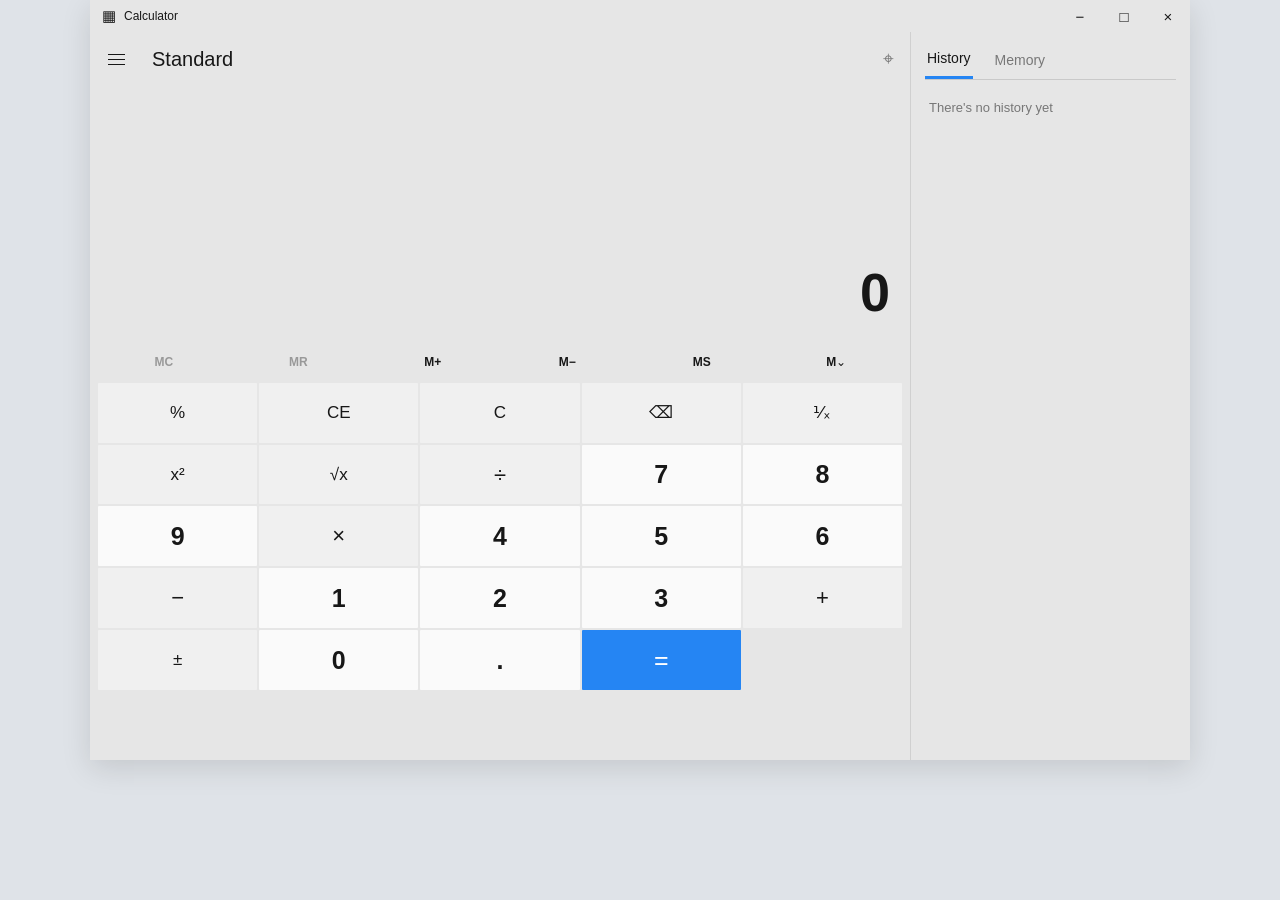
<file: improved-versions/index.html>
<!DOCTYPE html>
<html lang="en">
<head>
  <meta charset="UTF-8">
  <meta name="viewport" content="width=device-width, initial-scale=1.0">
  <meta name="description" content="A static Windows 10-style calculator interface built with semantic HTML and CSS.">
  <title>Windows Calculator UI</title>
  <link rel="stylesheet" href="style.css">
</head>
<body>
  <main class="calculator-window" aria-label="Windows-style calculator interface">
    <header class="title-bar">
      <div class="title-bar__title">
        <span class="title-bar__app-icon" aria-hidden="true">▦</span>
        <span>Calculator</span>
      </div>
      <div class="window-controls" aria-hidden="true">
        <span class="window-controls__button">−</span>
        <span class="window-controls__button">□</span>
        <span class="window-controls__button window-controls__button--close">×</span>
      </div>
    </header>

    <section class="calculator-main" aria-label="Calculator">
      <div class="toolbar">
        <div class="toolbar__menu" aria-hidden="true">
          <span></span><span></span><span></span>
        </div>
        <h1 class="toolbar__mode">Standard</h1>
        <span class="toolbar__pin" aria-hidden="true">⌖</span>
      </div>

      <section class="display" aria-label="Calculator display">
        <p class="display__expression" aria-hidden="true"></p>
        <output class="display__value" aria-label="Displayed value">0</output>
      </section>

      <section class="memory-keys" aria-label="Memory keys">
        <button class="memory-key" type="button" disabled>MC</button>
        <button class="memory-key" type="button" disabled>MR</button>
        <button class="memory-key" type="button">M+</button>
        <button class="memory-key" type="button">M−</button>
        <button class="memory-key" type="button">MS</button>
        <button class="memory-key" type="button">M⌄</button>
      </section>

      <section class="keypad" aria-label="Calculator keypad">
        <button class="key key--function" type="button">%</button>
        <button class="key key--function" type="button">CE</button>
        <button class="key key--function" type="button">C</button>
        <button class="key key--function" type="button" aria-label="Backspace">⌫</button>

        <button class="key key--function" type="button">⅟ₓ</button>
        <button class="key key--function" type="button">x²</button>
        <button class="key key--function" type="button">√x</button>
        <button class="key key--operator" type="button">÷</button>

        <button class="key key--number" type="button">7</button>
        <button class="key key--number" type="button">8</button>
        <button class="key key--number" type="button">9</button>
        <button class="key key--operator" type="button">×</button>

        <button class="key key--number" type="button">4</button>
        <button class="key key--number" type="button">5</button>
        <button class="key key--number" type="button">6</button>
        <button class="key key--operator" type="button">−</button>

        <button class="key key--number" type="button">1</button>
        <button class="key key--number" type="button">2</button>
        <button class="key key--number" type="button">3</button>
        <button class="key key--operator" type="button">+</button>

        <button class="key key--function" type="button">±</button>
        <button class="key key--number" type="button">0</button>
        <button class="key key--number" type="button">.</button>
        <button class="key key--equals" type="button">=</button>
      </section>
    </section>

    <aside class="history-panel" aria-label="History panel">
      <div class="history-panel__tabs">
        <h2 class="history-panel__tab history-panel__tab--active">History</h2>
        <h2 class="history-panel__tab">Memory</h2>
      </div>
      <p class="history-panel__empty">There's no history yet</p>
    </aside>
  </main>
</body>
</html>
</file>
<file: improved-versions/style.css>
:root {
  color-scheme: light;
  font-family: "Segoe UI", Tahoma, Geneva, Verdana, sans-serif;
  font-synthesis: none;
  text-rendering: optimizeLegibility;

  --color-window: #e6e6e6;
  --color-key: #fafafa;
  --color-function: #f0f0f0;
  --color-hover: #d1d1d1;
  --color-text: #171717;
  --color-muted: #777;
  --color-accent: #2585f3;
  --color-close: #e81123;

  --title-bar-height: 32px;
  --key-gap: 2px;
}

*,
*::before,
*::after {
  box-sizing: border-box;
}

body {
  min-width: 320px;
  min-height: 100vh;
  margin: 0;
  color: var(--color-text);
  background: #dfe3e8;
}

button {
  font: inherit;
}

.calculator-window {
  display: grid;
  grid-template-columns: minmax(0, 1fr) 280px;
  grid-template-rows: var(--title-bar-height) minmax(0, 1fr);
  width: min(100%, 1100px);
  min-height: 620px;
  height: min(760px, 100vh);
  margin: 0 auto;
  overflow: hidden;
  background: var(--color-window);
  box-shadow: 0 8px 28px rgb(0 0 0 / 12%);
}

.title-bar {
  grid-column: 1 / -1;
  display: flex;
  align-items: center;
  justify-content: space-between;
  padding-left: 12px;
  background: var(--color-window);
  font-size: 12px;
}

.title-bar__title {
  display: flex;
  align-items: center;
  gap: 8px;
}

.title-bar__app-icon {
  font-size: 15px;
}

.window-controls {
  display: flex;
  align-self: stretch;
}

.window-controls__button {
  display: grid;
  width: 44px;
  place-items: center;
  font-size: 15px;
}

.window-controls__button--close:hover {
  color: #fff;
  background: var(--color-close);
}

.calculator-main {
  display: grid;
  min-width: 0;
  grid-template-rows: 54px minmax(150px, 1fr) 42px minmax(300px, 1.45fr);
  padding: 0 8px 8px;
}

.toolbar {
  display: flex;
  align-items: center;
  gap: 18px;
}

.toolbar__menu {
  display: grid;
  width: 36px;
  height: 36px;
  align-content: center;
  justify-items: center;
  gap: 4px;
  border-radius: 3px;
}

.toolbar__menu span {
  width: 17px;
  height: 1px;
  background: currentColor;
}

.toolbar__mode {
  margin: 0;
  font-size: 20px;
  font-weight: 500;
}

.toolbar__pin {
  margin-left: auto;
  padding: 8px;
  color: var(--color-muted);
  font-size: 19px;
}

.display {
  display: flex;
  min-width: 0;
  flex-direction: column;
  align-items: flex-end;
  justify-content: flex-end;
  padding: 12px 12px 18px;
  overflow: hidden;
}

.display__expression {
  min-height: 20px;
  margin: 0;
  color: var(--color-muted);
  font-size: 14px;
}

.display__value {
  max-width: 100%;
  overflow: hidden;
  font-size: clamp(42px, 6vw, 54px);
  font-weight: 600;
  text-overflow: ellipsis;
  white-space: nowrap;
}

.memory-keys {
  display: grid;
  grid-template-columns: repeat(6, minmax(0, 1fr));
  align-items: center;
  gap: 3px;
}

.memory-key {
  min-width: 0;
  height: 34px;
  border: 0;
  border-radius: 2px;
  background: transparent;
  color: var(--color-text);
  font-size: 12px;
  font-weight: 600;
}

.memory-key:hover:not(:disabled) {
  background: var(--color-hover);
}

.memory-key:disabled {
  color: #999;
}

.keypad {
  display: grid;
  min-height: 0;
  grid-template-columns: repeat(5, minmax(0, 1fr));
  grid-template-rows: repeat(6, minmax(0, 1fr));
  gap: var(--key-gap);
}

.key {
  display: grid;
  min-width: 0;
  min-height: 0;
  place-items: center;
  border: 1px solid transparent;
  border-radius: 1px;
  background: var(--color-function);
  color: var(--color-text);
  font-size: 19px;
  cursor: default;
}

.key--number {
  background: var(--color-key);
  font-size: 25px;
  font-weight: 600;
}

.key--operator {
  background: var(--color-function);
  font-size: 22px;
}

.key--function {
  font-size: 17px;
}

.key--equals {
  background: var(--color-accent);
  color: #fff;
  font-size: 25px;
}

.key--equals:hover {
  background: #176fcf;
}

.key:not(.key--equals):hover {
  background: var(--color-hover);
}

.keypad__spacer {
  display: block;
}

.history-panel {
  display: flex;
  min-width: 0;
  flex-direction: column;
  padding: 18px 14px;
  border-left: 1px solid #d0d0d0;
}

.history-panel__tabs {
  display: flex;
  align-items: center;
  gap: 20px;
  border-bottom: 1px solid #c9c9c9;
}

.history-panel__tab {
  margin: 0;
  padding: 0 2px 10px;
  color: var(--color-muted);
  font-size: 14px;
  font-weight: 500;
}

.history-panel__tab--active {
  border-bottom: 3px solid var(--color-accent);
  color: var(--color-text);
}

.history-panel__empty {
  margin: 20px 4px;
  color: var(--color-muted);
  font-size: 13px;
}

button:focus-visible {
  outline: 2px solid var(--color-accent);
  outline-offset: -3px;
}

@media (max-width: 760px) {
  .calculator-window {
    grid-template-columns: minmax(0, 1fr) 210px;
  }

  .calculator-main {
    grid-template-rows: 50px minmax(130px, 1fr) 38px minmax(280px, 1.4fr);
  }

  .key--desktop-only,
  .keypad__spacer {
    display: none;
  }

  .keypad {
    grid-template-columns: repeat(4, minmax(0, 1fr));
    grid-template-rows: repeat(6, minmax(0, 1fr));
  }

  .key--sign {
    grid-column: 1;
    grid-row: 6;
  }

  .key--number:nth-of-type(17) {
    grid-column: 2;
    grid-row: 6;
  }

  .key--number:nth-of-type(18) {
    grid-column: 3;
    grid-row: 6;
  }

  .key--equals {
    grid-column: 4;
    grid-row: 6;
  }
}

@media (max-width: 560px) {
  body {
    background: var(--color-window);
  }

  .calculator-window {
    width: 100%;
    height: 100vh;
    min-height: 540px;
    grid-template-columns: minmax(0, 1fr);
  }

  .history-panel {
    display: none;
  }

  .calculator-main {
    padding-inline: 5px;
    grid-template-rows: 48px minmax(145px, 1fr) 38px minmax(300px, 1.5fr);
  }

  .display {
    padding-right: 10px;
  }

  .key {
    font-size: 17px;
  }

  .key--number {
    font-size: 23px;
  }
}

@media (max-height: 620px) and (min-width: 561px) {
  .calculator-window {
    min-height: 0;
    height: 100vh;
  }

  .calculator-main {
    grid-template-rows: 42px minmax(90px, 1fr) 34px minmax(220px, 1.5fr);
  }

  .display__value {
    font-size: 40px;
  }
}
</file>
